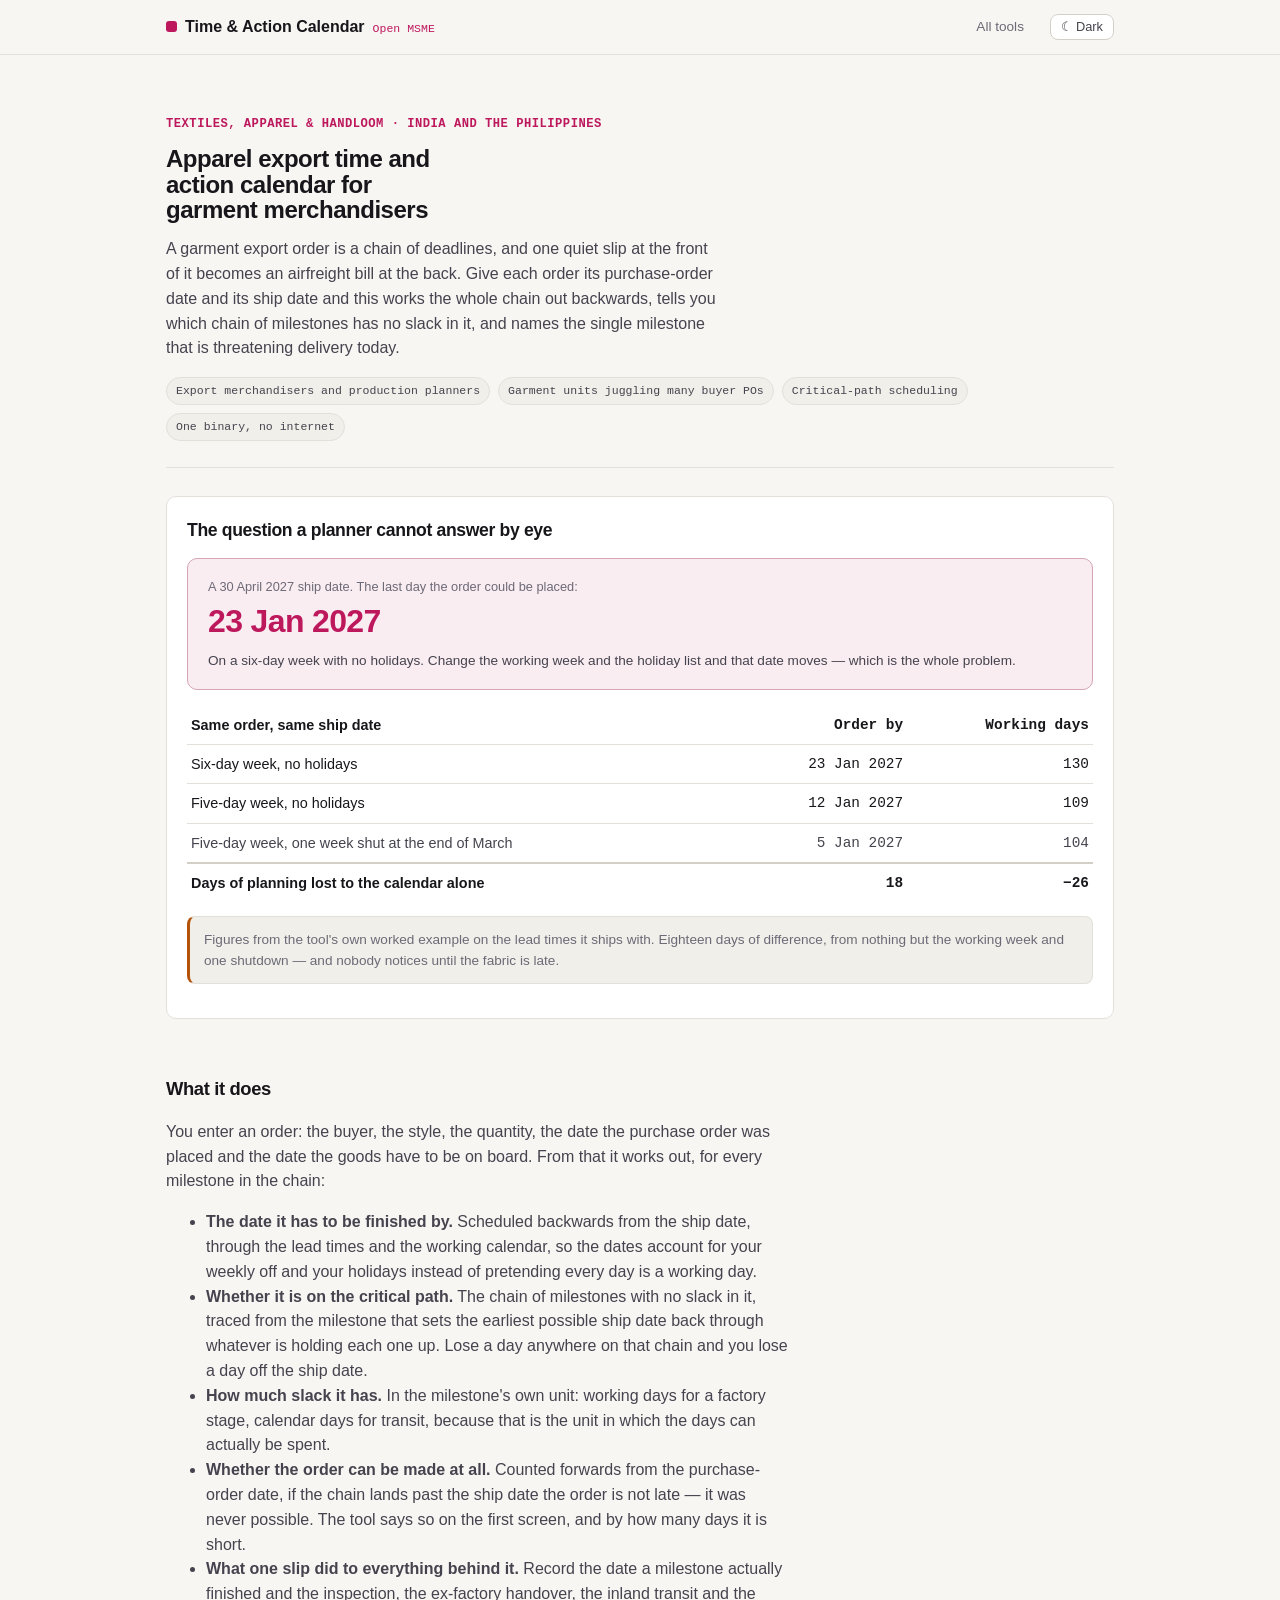
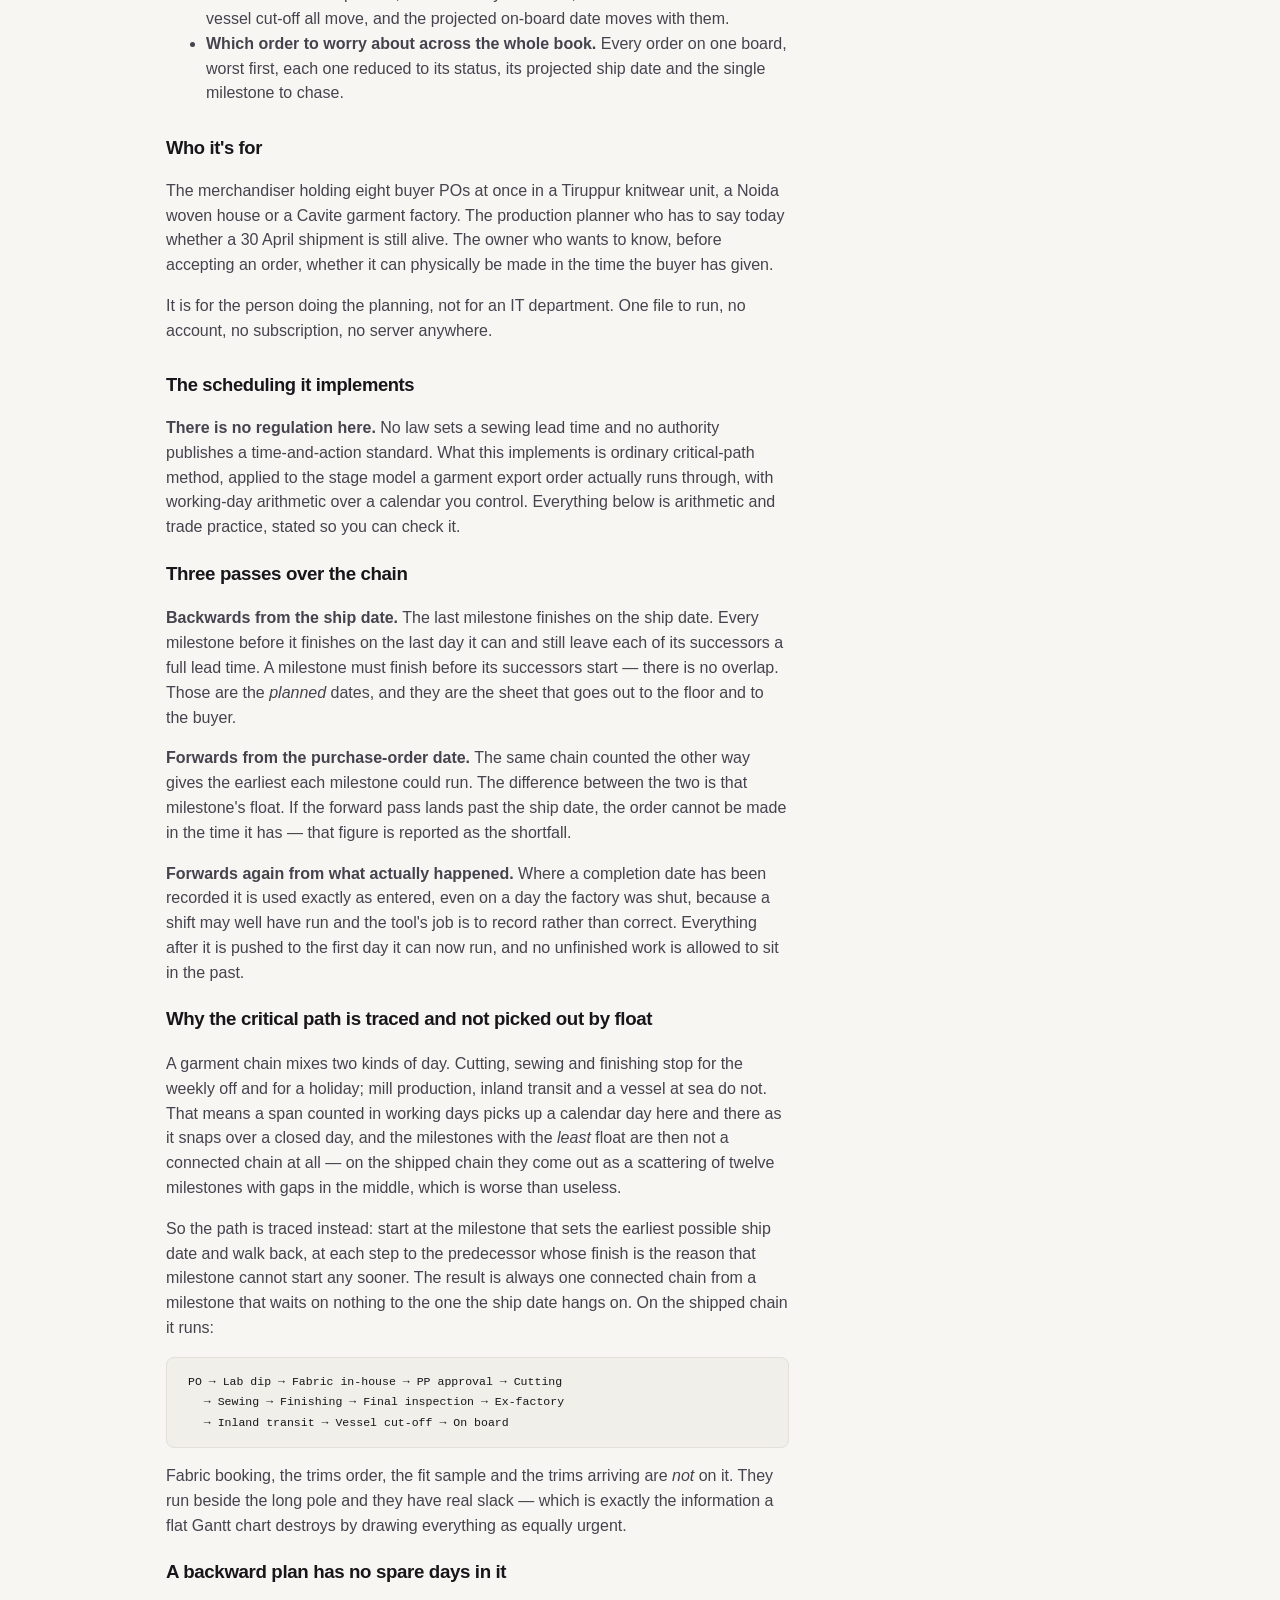
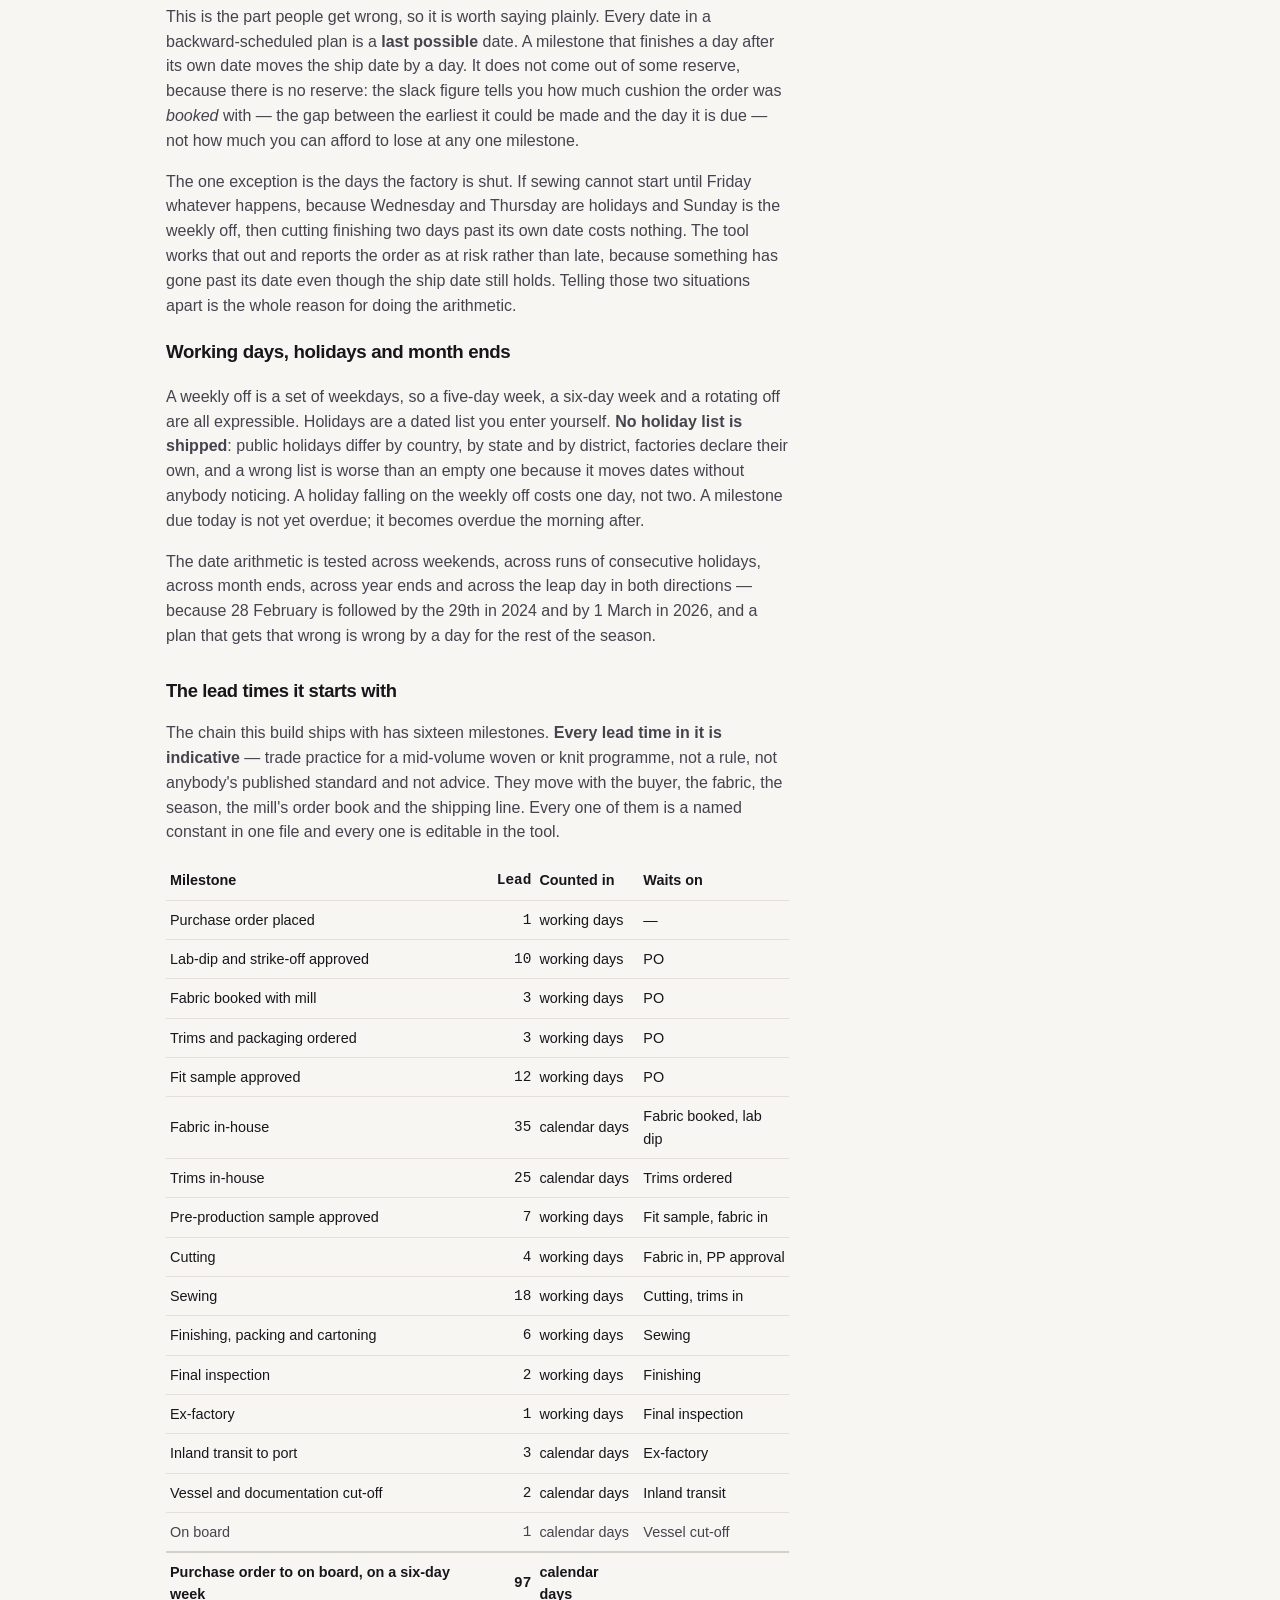
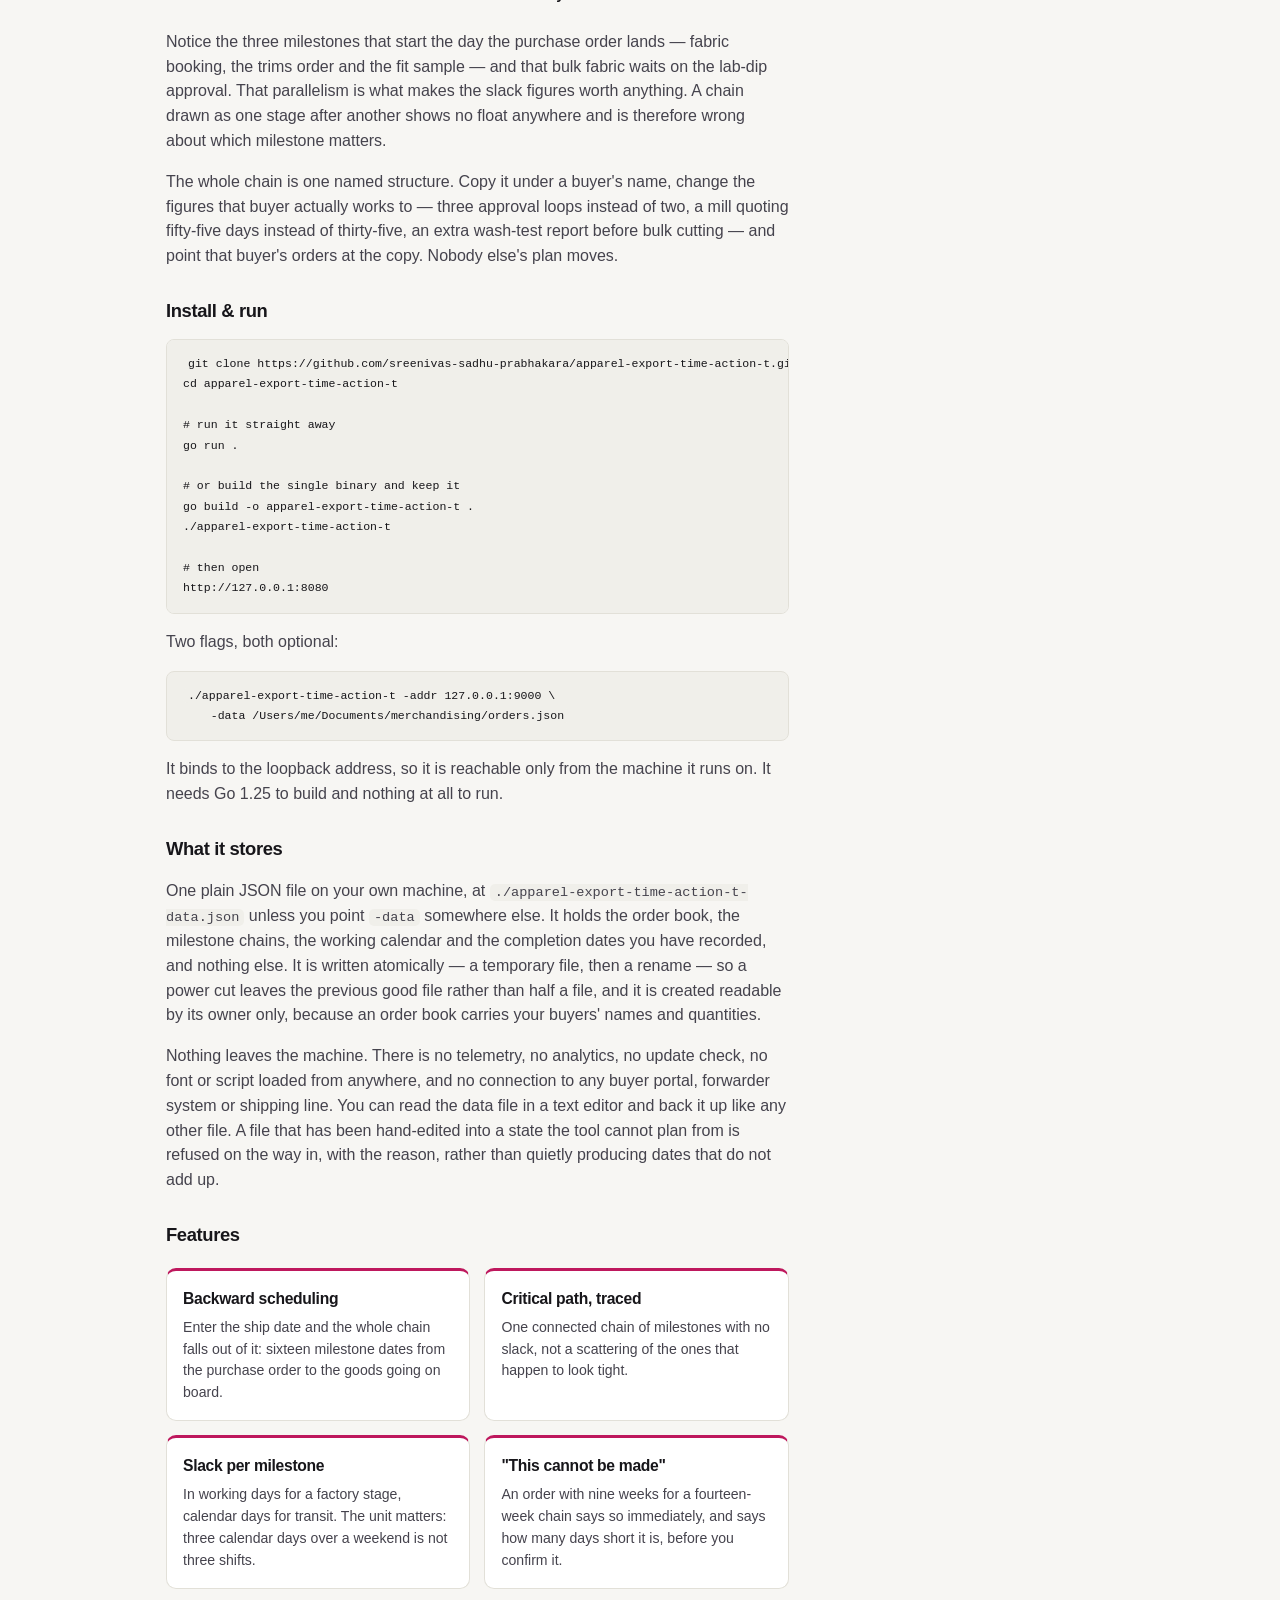
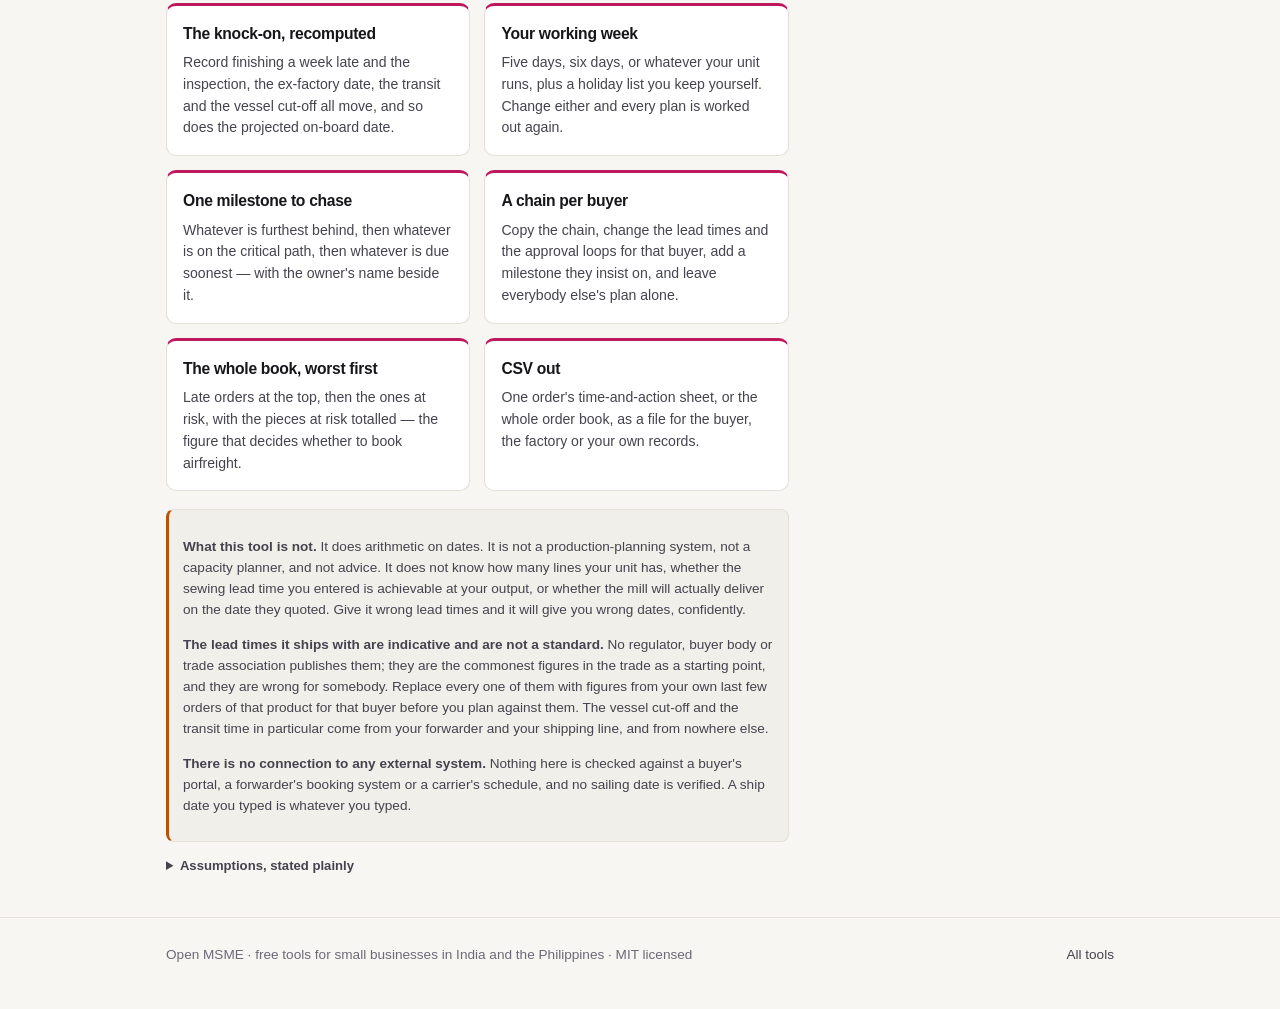
<file: docs/index.html>
<!DOCTYPE html>
<html lang="en">
<head>
<meta charset="utf-8">
<meta name="viewport" content="width=device-width, initial-scale=1">
<meta http-equiv="Content-Security-Policy" content="default-src 'self'; base-uri 'self'; img-src 'self' data:; style-src 'self'; script-src 'self'; font-src 'self'; form-action 'self'">
<meta name="description" content="A free, offline tool for garment export merchandisers in India and the Philippines: schedule every buyer order backwards from its ship date, see the critical path and the slack, and find out which orders cannot be made on time before you accept them.">
<title>Apparel export time and action calendar for garment merchandisers · Open MSME</title>
<link rel="icon" href="assets/favicon.svg" type="image/svg+xml">
<script src="assets/theme-init.js"></script>
<link rel="stylesheet" href="assets/style.css">
<link rel="stylesheet" href="assets/accent.css">
</head>
<body>

<header class="topbar">
  <div class="wrap">
    <span class="brand"><span class="dot"></span> Time &amp; Action Calendar <span class="tag">Open MSME</span></span>
    <span class="sp"></span>
    <a class="home" href="https://sreenivas-sadhu-prabhakara.github.io/openmsme/">All tools</a>
    <button class="themer" type="button" data-themer>Theme</button>
  </div>
</header>

<main class="wrap">

  <section class="hero">
    <p class="eyebrow">Textiles, apparel &amp; handloom · India and the Philippines</p>
    <h1>Apparel export time and action calendar for garment merchandisers</h1>
    <p class="lede">A garment export order is a chain of deadlines, and one quiet slip at the front of it becomes an airfreight bill at the back. Give each order its purchase-order date and its ship date and this works the whole chain out backwards, tells you which chain of milestones has no slack in it, and names the single milestone that is threatening delivery today.</p>
    <div class="who">
      <span class="pill">Export merchandisers and production planners</span>
      <span class="pill">Garment units juggling many buyer POs</span>
      <span class="pill">Critical-path scheduling</span>
      <span class="pill">One binary, no internet</span>
    </div>
  </section>

  <div class="cols">
    <section class="card">
      <h2>The question a planner cannot answer by eye</h2>
      <div class="result-primary">
        <div class="k">A 30 April 2027 ship date. The last day the order could be placed:</div>
        <div class="v">23 Jan 2027</div>
        <div class="sub">On a six-day week with no holidays. Change the working week and the holiday list and that date moves — which is the whole problem.</div>
      </div>
      <table class="breakdown">
        <thead><tr><th>Same order, same ship date</th><th class="num">Order by</th><th class="num">Working days</th></tr></thead>
        <tbody>
          <tr><td>Six-day week, no holidays</td><td class="num">23 Jan 2027</td><td class="num">130</td></tr>
          <tr><td>Five-day week, no holidays</td><td class="num">12 Jan 2027</td><td class="num">109</td></tr>
          <tr class="sub"><td>Five-day week, one week shut at the end of March</td><td class="num">5 Jan 2027</td><td class="num">104</td></tr>
          <tr class="total"><td>Days of planning lost to the calendar alone</td><td class="num">18</td><td class="num">&minus;26</td></tr>
        </tbody>
      </table>
      <p class="note">Figures from the tool's own worked example on the lead times it ships with. Eighteen days of difference, from nothing but the working week and one shutdown — and nobody notices until the fabric is late.</p>
    </section>
  </div>

  <div class="prose">

    <h2>What it does</h2>
    <p>You enter an order: the buyer, the style, the quantity, the date the purchase order was placed and the date the goods have to be on board. From that it works out, for every milestone in the chain:</p>
    <ul>
      <li><strong>The date it has to be finished by.</strong> Scheduled backwards from the ship date, through the lead times and the working calendar, so the dates account for your weekly off and your holidays instead of pretending every day is a working day.</li>
      <li><strong>Whether it is on the critical path.</strong> The chain of milestones with no slack in it, traced from the milestone that sets the earliest possible ship date back through whatever is holding each one up. Lose a day anywhere on that chain and you lose a day off the ship date.</li>
      <li><strong>How much slack it has.</strong> In the milestone's own unit: working days for a factory stage, calendar days for transit, because that is the unit in which the days can actually be spent.</li>
      <li><strong>Whether the order can be made at all.</strong> Counted forwards from the purchase-order date, if the chain lands past the ship date the order is not late — it was never possible. The tool says so on the first screen, and by how many days it is short.</li>
      <li><strong>What one slip did to everything behind it.</strong> Record the date a milestone actually finished and the inspection, the ex-factory handover, the inland transit and the vessel cut-off all move, and the projected on-board date moves with them.</li>
      <li><strong>Which order to worry about across the whole book.</strong> Every order on one board, worst first, each one reduced to its status, its projected ship date and the single milestone to chase.</li>
    </ul>

    <h2>Who it's for</h2>
    <p>The merchandiser holding eight buyer POs at once in a Tiruppur knitwear unit, a Noida woven house or a Cavite garment factory. The production planner who has to say today whether a 30 April shipment is still alive. The owner who wants to know, before accepting an order, whether it can physically be made in the time the buyer has given.</p>
    <p>It is for the person doing the planning, not for an IT department. One file to run, no account, no subscription, no server anywhere.</p>

    <h2>The scheduling it implements</h2>
    <p><strong>There is no regulation here.</strong> No law sets a sewing lead time and no authority publishes a time-and-action standard. What this implements is ordinary critical-path method, applied to the stage model a garment export order actually runs through, with working-day arithmetic over a calendar you control. Everything below is arithmetic and trade practice, stated so you can check it.</p>

    <h3>Three passes over the chain</h3>
    <p><strong>Backwards from the ship date.</strong> The last milestone finishes on the ship date. Every milestone before it finishes on the last day it can and still leave each of its successors a full lead time. A milestone must finish before its successors start — there is no overlap. Those are the <em>planned</em> dates, and they are the sheet that goes out to the floor and to the buyer.</p>
    <p><strong>Forwards from the purchase-order date.</strong> The same chain counted the other way gives the earliest each milestone could run. The difference between the two is that milestone's float. If the forward pass lands past the ship date, the order cannot be made in the time it has — that figure is reported as the shortfall.</p>
    <p><strong>Forwards again from what actually happened.</strong> Where a completion date has been recorded it is used exactly as entered, even on a day the factory was shut, because a shift may well have run and the tool's job is to record rather than correct. Everything after it is pushed to the first day it can now run, and no unfinished work is allowed to sit in the past.</p>

    <h3>Why the critical path is traced and not picked out by float</h3>
    <p>A garment chain mixes two kinds of day. Cutting, sewing and finishing stop for the weekly off and for a holiday; mill production, inland transit and a vessel at sea do not. That means a span counted in working days picks up a calendar day here and there as it snaps over a closed day, and the milestones with the <em>least</em> float are then not a connected chain at all — on the shipped chain they come out as a scattering of twelve milestones with gaps in the middle, which is worse than useless.</p>
    <p>So the path is traced instead: start at the milestone that sets the earliest possible ship date and walk back, at each step to the predecessor whose finish is the reason that milestone cannot start any sooner. The result is always one connected chain from a milestone that waits on nothing to the one the ship date hangs on. On the shipped chain it runs:</p>
    <pre><code>PO → Lab dip → Fabric in-house → PP approval → Cutting
   → Sewing → Finishing → Final inspection → Ex-factory
   → Inland transit → Vessel cut-off → On board</code></pre>
    <p>Fabric booking, the trims order, the fit sample and the trims arriving are <em>not</em> on it. They run beside the long pole and they have real slack — which is exactly the information a flat Gantt chart destroys by drawing everything as equally urgent.</p>

    <h3>A backward plan has no spare days in it</h3>
    <p>This is the part people get wrong, so it is worth saying plainly. Every date in a backward-scheduled plan is a <strong>last possible</strong> date. A milestone that finishes a day after its own date moves the ship date by a day. It does not come out of some reserve, because there is no reserve: the slack figure tells you how much cushion the order was <em>booked</em> with — the gap between the earliest it could be made and the day it is due — not how much you can afford to lose at any one milestone.</p>
    <p>The one exception is the days the factory is shut. If sewing cannot start until Friday whatever happens, because Wednesday and Thursday are holidays and Sunday is the weekly off, then cutting finishing two days past its own date costs nothing. The tool works that out and reports the order as at risk rather than late, because something has gone past its date even though the ship date still holds. Telling those two situations apart is the whole reason for doing the arithmetic.</p>

    <h3>Working days, holidays and month ends</h3>
    <p>A weekly off is a set of weekdays, so a five-day week, a six-day week and a rotating off are all expressible. Holidays are a dated list you enter yourself. <strong>No holiday list is shipped</strong>: public holidays differ by country, by state and by district, factories declare their own, and a wrong list is worse than an empty one because it moves dates without anybody noticing. A holiday falling on the weekly off costs one day, not two. A milestone due today is not yet overdue; it becomes overdue the morning after.</p>
    <p>The date arithmetic is tested across weekends, across runs of consecutive holidays, across month ends, across year ends and across the leap day in both directions — because 28 February is followed by the 29th in 2024 and by 1 March in 2026, and a plan that gets that wrong is wrong by a day for the rest of the season.</p>

    <h2>The lead times it starts with</h2>
    <p>The chain this build ships with has sixteen milestones. <strong>Every lead time in it is indicative</strong> — trade practice for a mid-volume woven or knit programme, not a rule, not anybody's published standard and not advice. They move with the buyer, the fabric, the season, the mill's order book and the shipping line. Every one of them is a named constant in one file and every one is editable in the tool.</p>
    <table class="breakdown">
      <thead><tr><th>Milestone</th><th class="num">Lead</th><th>Counted in</th><th>Waits on</th></tr></thead>
      <tbody>
        <tr><td>Purchase order placed</td><td class="num">1</td><td>working days</td><td>&mdash;</td></tr>
        <tr><td>Lab-dip and strike-off approved</td><td class="num">10</td><td>working days</td><td>PO</td></tr>
        <tr><td>Fabric booked with mill</td><td class="num">3</td><td>working days</td><td>PO</td></tr>
        <tr><td>Trims and packaging ordered</td><td class="num">3</td><td>working days</td><td>PO</td></tr>
        <tr><td>Fit sample approved</td><td class="num">12</td><td>working days</td><td>PO</td></tr>
        <tr><td>Fabric in-house</td><td class="num">35</td><td>calendar days</td><td>Fabric booked, lab dip</td></tr>
        <tr><td>Trims in-house</td><td class="num">25</td><td>calendar days</td><td>Trims ordered</td></tr>
        <tr><td>Pre-production sample approved</td><td class="num">7</td><td>working days</td><td>Fit sample, fabric in</td></tr>
        <tr><td>Cutting</td><td class="num">4</td><td>working days</td><td>Fabric in, PP approval</td></tr>
        <tr><td>Sewing</td><td class="num">18</td><td>working days</td><td>Cutting, trims in</td></tr>
        <tr><td>Finishing, packing and cartoning</td><td class="num">6</td><td>working days</td><td>Sewing</td></tr>
        <tr><td>Final inspection</td><td class="num">2</td><td>working days</td><td>Finishing</td></tr>
        <tr><td>Ex-factory</td><td class="num">1</td><td>working days</td><td>Final inspection</td></tr>
        <tr><td>Inland transit to port</td><td class="num">3</td><td>calendar days</td><td>Ex-factory</td></tr>
        <tr><td>Vessel and documentation cut-off</td><td class="num">2</td><td>calendar days</td><td>Inland transit</td></tr>
        <tr class="sub"><td>On board</td><td class="num">1</td><td>calendar days</td><td>Vessel cut-off</td></tr>
        <tr class="total"><td>Purchase order to on board, on a six-day week</td><td class="num">97</td><td>calendar days</td><td></td></tr>
      </tbody>
    </table>
    <p>Notice the three milestones that start the day the purchase order lands — fabric booking, the trims order and the fit sample — and that bulk fabric waits on the lab-dip approval. That parallelism is what makes the slack figures worth anything. A chain drawn as one stage after another shows no float anywhere and is therefore wrong about which milestone matters.</p>
    <p>The whole chain is one named structure. Copy it under a buyer's name, change the figures that buyer actually works to — three approval loops instead of two, a mill quoting fifty-five days instead of thirty-five, an extra wash-test report before bulk cutting — and point that buyer's orders at the copy. Nobody else's plan moves.</p>

    <h2>Install &amp; run</h2>
    <pre><code>git clone https://github.com/sreenivas-sadhu-prabhakara/apparel-export-time-action-t.git
cd apparel-export-time-action-t

# run it straight away
go run .

# or build the single binary and keep it
go build -o apparel-export-time-action-t .
./apparel-export-time-action-t

# then open
http://127.0.0.1:8080</code></pre>
    <p>Two flags, both optional:</p>
    <pre><code>./apparel-export-time-action-t -addr 127.0.0.1:9000 \
    -data /Users/me/Documents/merchandising/orders.json</code></pre>
    <p>It binds to the loopback address, so it is reachable only from the machine it runs on. It needs Go 1.25 to build and nothing at all to run.</p>

    <h2>What it stores</h2>
    <p>One plain JSON file on your own machine, at <code>./apparel-export-time-action-t-data.json</code> unless you point <code>-data</code> somewhere else. It holds the order book, the milestone chains, the working calendar and the completion dates you have recorded, and nothing else. It is written atomically — a temporary file, then a rename — so a power cut leaves the previous good file rather than half a file, and it is created readable by its owner only, because an order book carries your buyers' names and quantities.</p>
    <p>Nothing leaves the machine. There is no telemetry, no analytics, no update check, no font or script loaded from anywhere, and no connection to any buyer portal, forwarder system or shipping line. You can read the data file in a text editor and back it up like any other file. A file that has been hand-edited into a state the tool cannot plan from is refused on the way in, with the reason, rather than quietly producing dates that do not add up.</p>

    <h2>Features</h2>
    <div class="featgrid">
      <div class="feat">
        <h3>Backward scheduling</h3>
        <p>Enter the ship date and the whole chain falls out of it: sixteen milestone dates from the purchase order to the goods going on board.</p>
      </div>
      <div class="feat">
        <h3>Critical path, traced</h3>
        <p>One connected chain of milestones with no slack, not a scattering of the ones that happen to look tight.</p>
      </div>
      <div class="feat">
        <h3>Slack per milestone</h3>
        <p>In working days for a factory stage, calendar days for transit. The unit matters: three calendar days over a weekend is not three shifts.</p>
      </div>
      <div class="feat">
        <h3>"This cannot be made"</h3>
        <p>An order with nine weeks for a fourteen-week chain says so immediately, and says how many days short it is, before you confirm it.</p>
      </div>
      <div class="feat">
        <h3>The knock-on, recomputed</h3>
        <p>Record finishing a week late and the inspection, the ex-factory date, the transit and the vessel cut-off all move, and so does the projected on-board date.</p>
      </div>
      <div class="feat">
        <h3>Your working week</h3>
        <p>Five days, six days, or whatever your unit runs, plus a holiday list you keep yourself. Change either and every plan is worked out again.</p>
      </div>
      <div class="feat">
        <h3>One milestone to chase</h3>
        <p>Whatever is furthest behind, then whatever is on the critical path, then whatever is due soonest — with the owner's name beside it.</p>
      </div>
      <div class="feat">
        <h3>A chain per buyer</h3>
        <p>Copy the chain, change the lead times and the approval loops for that buyer, add a milestone they insist on, and leave everybody else's plan alone.</p>
      </div>
      <div class="feat">
        <h3>The whole book, worst first</h3>
        <p>Late orders at the top, then the ones at risk, with the pieces at risk totalled — the figure that decides whether to book airfreight.</p>
      </div>
      <div class="feat">
        <h3>CSV out</h3>
        <p>One order's time-and-action sheet, or the whole order book, as a file for the buyer, the factory or your own records.</p>
      </div>
    </div>

    <div class="note">
      <p><strong>What this tool is not.</strong> It does arithmetic on dates. It is not a production-planning system, not a capacity planner, and not advice. It does not know how many lines your unit has, whether the sewing lead time you entered is achievable at your output, or whether the mill will actually deliver on the date they quoted. Give it wrong lead times and it will give you wrong dates, confidently.</p>
      <p><strong>The lead times it ships with are indicative and are not a standard.</strong> No regulator, buyer body or trade association publishes them; they are the commonest figures in the trade as a starting point, and they are wrong for somebody. Replace every one of them with figures from your own last few orders of that product for that buyer before you plan against them. The vessel cut-off and the transit time in particular come from your forwarder and your shipping line, and from nowhere else.</p>
      <p><strong>There is no connection to any external system.</strong> Nothing here is checked against a buyer's portal, a forwarder's booking system or a carrier's schedule, and no sailing date is verified. A ship date you typed is whatever you typed.</p>
    </div>

    <details class="assumptions">
      <summary>Assumptions, stated plainly</summary>
      <ul>
        <li>The plan is scheduled backwards from the ship date. The last milestone finishes on that date.</li>
        <li>A milestone finishes before the next one starts. There is no overlap: a chain where sewing starts while cutting is still running should carry a shorter sewing lead time, or be split into two milestones.</li>
        <li>A lead time counts its first day, so a one-day milestone finishes the day it starts.</li>
        <li>A milestone counted in working days never starts or finishes on a day the factory is shut. One counted in calendar days can, because mills, lorries and vessels do not keep your weekly off.</li>
        <li>The shipped working week is one day off, Sunday, and no holidays at all. Both are editable; neither is a claim about your factory.</li>
        <li>A holiday falling on the weekly off costs one day, not two.</li>
        <li>A recorded completion date is taken exactly as entered, including on a closed day.</li>
        <li>A milestone due today is not yet overdue. It becomes overdue the morning after.</li>
        <li>An order is called late when the goods are projected on board after the ship date, or when they could never have made it. A milestone past its date that the shutdown still covers makes the order at risk, not late.</li>
        <li>An order is called at risk when it has three days of slack or fewer, or when something has already gone past its date. Three days is a judgement about how much warning you want, not a figure out of any rule book, and it is editable.</li>
        <li>Without a purchase-order date the plan is still worked out, from the last day the order could have been placed, and no slack or feasibility figure is given.</li>
        <li>Slack is measured from the purchase-order date: it is the cushion the order was booked with, not a reserve to be spent at a milestone.</li>
      </ul>
    </details>

  </div>
</main>

<footer class="foot">
  <div class="wrap">
    <span>Open MSME &middot; free tools for small businesses in India and the Philippines &middot; MIT licensed</span>
    <span><a href="https://sreenivas-sadhu-prabhakara.github.io/openmsme/">All tools</a></span>
  </div>
</footer>

<script src="assets/ui.js"></script>
</body>
</html>
</file>
<file: docs/assets/style.css>
/* Open MSME tool kit — shared design system for single-tool apps. No deps. Light + dark. */

:root {
  color-scheme: light dark;
  --bg:#f7f6f3; --surface:#fff; --surface-2:#f0efea; --ink:#17161a; --ink-2:#45434d; --ink-3:#6c6a76;
  --line:#e2e0d8; --line-2:#d3d1c7; --accent:#1f3a8a; --accent-ink:#fff; --ok:#15803d; --warn:#b45309; --bad:#b91c1c;
  --mono: ui-monospace,"SF Mono","SFMono-Regular",Menlo,Consolas,monospace;
  --sans: -apple-system,BlinkMacSystemFont,"Segoe UI",Roboto,Helvetica,Arial,system-ui,sans-serif;
  --maxw:980px; --radius:10px; --shadow:0 1px 2px rgba(20,18,26,.05),0 6px 20px rgba(20,18,26,.05);
  --tool:#1f3a8a; /* per-tool accent, override in page */
}
@media (prefers-color-scheme: dark){ :root:not([data-theme="light"]){
  --bg:#121116; --surface:#1a191f; --surface-2:#222027; --ink:#f3f1ef; --ink-2:#c3c0cb; --ink-3:#918e9c;
  --line:#2c2a33; --line-2:#39363f; --accent:#93b0ff; --accent-ink:#10131f; --ok:#57c98a; --warn:#f0a35a; --bad:#f28b82;
  --shadow:0 1px 2px rgba(0,0,0,.3),0 8px 28px rgba(0,0,0,.35);
}}
:root[data-theme="dark"]{
  --bg:#121116; --surface:#1a191f; --surface-2:#222027; --ink:#f3f1ef; --ink-2:#c3c0cb; --ink-3:#918e9c;
  --line:#2c2a33; --line-2:#39363f; --accent:#93b0ff; --accent-ink:#10131f; --ok:#57c98a; --warn:#f0a35a; --bad:#f28b82;
  --shadow:0 1px 2px rgba(0,0,0,.3),0 8px 28px rgba(0,0,0,.35);
}

* { box-sizing:border-box; }
html { -webkit-text-size-adjust:100%; }
body { margin:0; background:var(--bg); color:var(--ink); font-family:var(--sans); font-size:16px; line-height:1.55; -webkit-font-smoothing:antialiased; }
.wrap { max-width:var(--maxw); margin:0 auto; padding:0 16px; }
a { color:var(--accent); text-decoration:none; }
a:hover { text-decoration:underline; text-underline-offset:3px; }
h1,h2,h3 { letter-spacing:-.02em; }

/* top bar */
.topbar { position:sticky; top:0; z-index:20; background:color-mix(in srgb,var(--bg) 86%,transparent); backdrop-filter:saturate(140%) blur(8px); border-bottom:1px solid var(--line); }
.topbar .wrap { display:flex; align-items:center; gap:14px; height:54px; }
.brand { display:flex; align-items:baseline; gap:8px; font-weight:700; }
.brand .dot { width:11px; height:11px; border-radius:3px; background:var(--tool); display:inline-block; }
.brand .tag { font-family:var(--mono); font-size:.72rem; color:var(--ink-3); font-weight:500; }
.topbar .sp { margin-left:auto; }
.topbar a.home { font-size:.85rem; color:var(--ink-3); }
.topbar a.home:hover { color:var(--ink); }
.themer { font:inherit; font-size:.8rem; cursor:pointer; border:1px solid var(--line-2); background:var(--surface); color:var(--ink-2); border-radius:8px; padding:6px 10px; line-height:1; margin-left:12px; }
.themer:hover { color:var(--ink); border-color:var(--ink-3); }

/* hero / explainer */
.hero { padding:48px 0 26px; border-bottom:1px solid var(--line); }
.hero .eyebrow { font-family:var(--mono); font-size:.76rem; font-weight:600; letter-spacing:.04em; color:var(--tool); text-transform:uppercase; }
.hero h1 { margin:10px 0 14px; font-size:clamp(1.8rem,1.2rem+2.6vw,2.7rem); line-height:1.07; font-weight:800; max-width:20ch; }
.hero .lede { margin:0; font-size:clamp(1rem,.95rem+.4vw,1.15rem); color:var(--ink-2); max-width:62ch; }
.hero .who { margin-top:16px; display:flex; gap:8px; flex-wrap:wrap; }
.pill { font-family:var(--mono); font-size:.72rem; padding:4px 9px; border-radius:999px; background:var(--surface-2); color:var(--ink-2); border:1px solid var(--line); }
.pill.reg { color:var(--tool); border-color:color-mix(in srgb,var(--tool) 35%,var(--line)); }

/* layout */
.cols { display:grid; grid-template-columns:1fr; gap:22px; padding:28px 0; }
@media (min-width:860px){ .cols.calc { grid-template-columns:1.1fr .9fr; align-items:start; } }

section.card { background:var(--surface); border:1px solid var(--line); border-radius:var(--radius); padding:20px; }
section.card h2 { margin:0 0 14px; font-size:1.1rem; }
.sticky { position:sticky; top:70px; }

/* form */
.field { margin:0 0 14px; }
.field > label { display:block; font-size:.85rem; font-weight:600; color:var(--ink-2); margin-bottom:5px; }
.field .hint { font-weight:400; color:var(--ink-3); font-size:.78rem; }
.inp { position:relative; display:flex; align-items:center; }
.inp .pre, .inp .suf { position:absolute; font-family:var(--mono); font-size:.82rem; color:var(--ink-3); pointer-events:none; }
.inp .pre { left:12px; } .inp .suf { right:12px; }
input[type=number], input[type=text], select {
  width:100%; font:inherit; font-size:.95rem; padding:11px 13px; border-radius:9px;
  border:1px solid var(--line-2); background:var(--surface); color:var(--ink); appearance:none;
}
.inp.has-pre input { padding-left:28px; } .inp.has-suf input { padding-right:40px; }
input:focus, select:focus { outline:2px solid var(--tool); outline-offset:1px; border-color:var(--tool); }
.row2 { display:grid; grid-template-columns:1fr 1fr; gap:12px; }
.seg { display:flex; gap:6px; flex-wrap:wrap; }
.seg button { font:inherit; font-size:.82rem; cursor:pointer; padding:8px 12px; border-radius:8px; border:1px solid var(--line-2); background:var(--surface); color:var(--ink-2); }
.seg button[aria-pressed=true] { background:var(--tool); color:#fff; border-color:var(--tool); }

/* results */
.result-primary { background:color-mix(in srgb,var(--tool) 8%,var(--surface)); border:1px solid color-mix(in srgb,var(--tool) 30%,var(--line)); border-radius:var(--radius); padding:18px 20px; margin-bottom:16px; }
.result-primary .k { font-size:.8rem; color:var(--ink-3); }
.result-primary .v { font-size:2rem; font-weight:800; letter-spacing:-.02em; font-variant-numeric:tabular-nums; color:var(--tool); }
.result-primary .sub { font-size:.85rem; color:var(--ink-2); margin-top:3px; }
.breakdown { width:100%; border-collapse:collapse; font-size:.9rem; }
.breakdown th, .breakdown td { text-align:left; padding:8px 4px; border-bottom:1px solid var(--line); }
.breakdown td.num, .breakdown th.num { text-align:right; font-family:var(--mono); font-variant-numeric:tabular-nums; }
.breakdown tr.total td { font-weight:700; border-top:2px solid var(--line-2); border-bottom:none; }
.breakdown tr.sub td { color:var(--ink-2); }
.breakdown .neg { color:var(--bad); }

.btnrow { display:flex; gap:10px; flex-wrap:wrap; margin-top:16px; }
.btn { font:inherit; font-size:.9rem; font-weight:600; cursor:pointer; padding:10px 16px; border-radius:9px; border:1px solid transparent; }
.btn.primary { background:var(--tool); color:#fff; }
.btn.ghost { background:var(--surface); border-color:var(--line-2); color:var(--ink); }
.btn:hover { filter:brightness(1.05); }

/* prose / notes */
.prose { max-width:70ch; }
.prose h2 { font-size:1.15rem; margin:28px 0 8px; }
.prose p, .prose li { color:var(--ink-2); }
.prose code { font-family:var(--mono); font-size:.85em; background:var(--surface-2); padding:1px 5px; border-radius:5px; }
.note { font-size:.85rem; color:var(--ink-3); background:var(--surface-2); border:1px solid var(--line); border-left:3px solid var(--warn); border-radius:8px; padding:12px 14px; margin:14px 0; }
.assumptions { font-size:.82rem; color:var(--ink-3); }
.assumptions summary { cursor:pointer; color:var(--ink-2); font-weight:600; }

/* footer */
.foot { border-top:1px solid var(--line); margin-top:40px; padding:26px 0 44px; color:var(--ink-3); font-size:.85rem; }
.foot .wrap { display:flex; gap:14px; flex-wrap:wrap; justify-content:space-between; }
.foot a { color:var(--ink-2); }

@media (prefers-reduced-motion: reduce){ * { transition:none !important; } }
@media print { .topbar,.themer,.btnrow,.foot,.hero .who { display:none; } body { background:#fff; } section.card { border:none; padding:0; } }

/* ---- docs/explainer pages (for binary tools that aren't web apps) ---- */
pre { background:var(--surface-2); border:1px solid var(--line); border-radius:8px; padding:14px 16px; overflow-x:auto; font-family:var(--mono); font-size:.85rem; line-height:1.5; color:var(--ink); }
pre code { background:none; padding:0; font-size:inherit; }
.featgrid { display:grid; grid-template-columns:repeat(auto-fill,minmax(240px,1fr)); gap:14px; margin:18px 0; }
.feat { background:var(--surface); border:1px solid var(--line); border-radius:var(--radius); padding:16px; border-top:3px solid var(--tool); }
.feat h3 { margin:0 0 6px; font-size:.98rem; }
.feat p { margin:0; font-size:.88rem; color:var(--ink-2); }
.steps { counter-reset:s; list-style:none; padding:0; }
.steps li { counter-increment:s; position:relative; padding-left:34px; margin:12px 0; color:var(--ink-2); }
.steps li::before { content:counter(s); position:absolute; left:0; top:1px; width:23px; height:23px; border-radius:6px; background:var(--tool); color:#fff; font-size:.78rem; font-weight:700; display:flex; align-items:center; justify-content:center; font-family:var(--mono); }

/* Grid/flex children default to min-width:auto, so a long unbroken string (a clone
   URL in a <pre>) sizes the track to its min-content and forces page-wide horizontal
   scroll. Let children shrink and keep the scrolling inside the pre where it belongs. */
.cols > *, .featgrid > *, .ideas > * { min-width: 0; }
pre { max-width: 100%; }

/* Small coloured text needs a lighter accent in dark mode: the sector hues are
   mid-tone and fall below AA contrast on a dark surface. Backgrounds/borders keep
   the true accent; only small text uses the lightened derivative. */
:root { --tool-text: var(--tool); }
@media (prefers-color-scheme: dark){ :root:not([data-theme="light"]){ --tool-text: color-mix(in srgb, var(--tool) 50%, white); } }
:root[data-theme="dark"]{ --tool-text: color-mix(in srgb, var(--tool) 50%, white); }
.hero .eyebrow { color: var(--tool-text); }
.pill.reg { color: var(--tool-text); }
.result-primary .v { color: var(--tool-text); }
.wave-card .repo, .brand .tag { color: var(--tool-text); }
</file>
<file: docs/assets/accent.css>
:root{--tool:#be185d}
</file>
